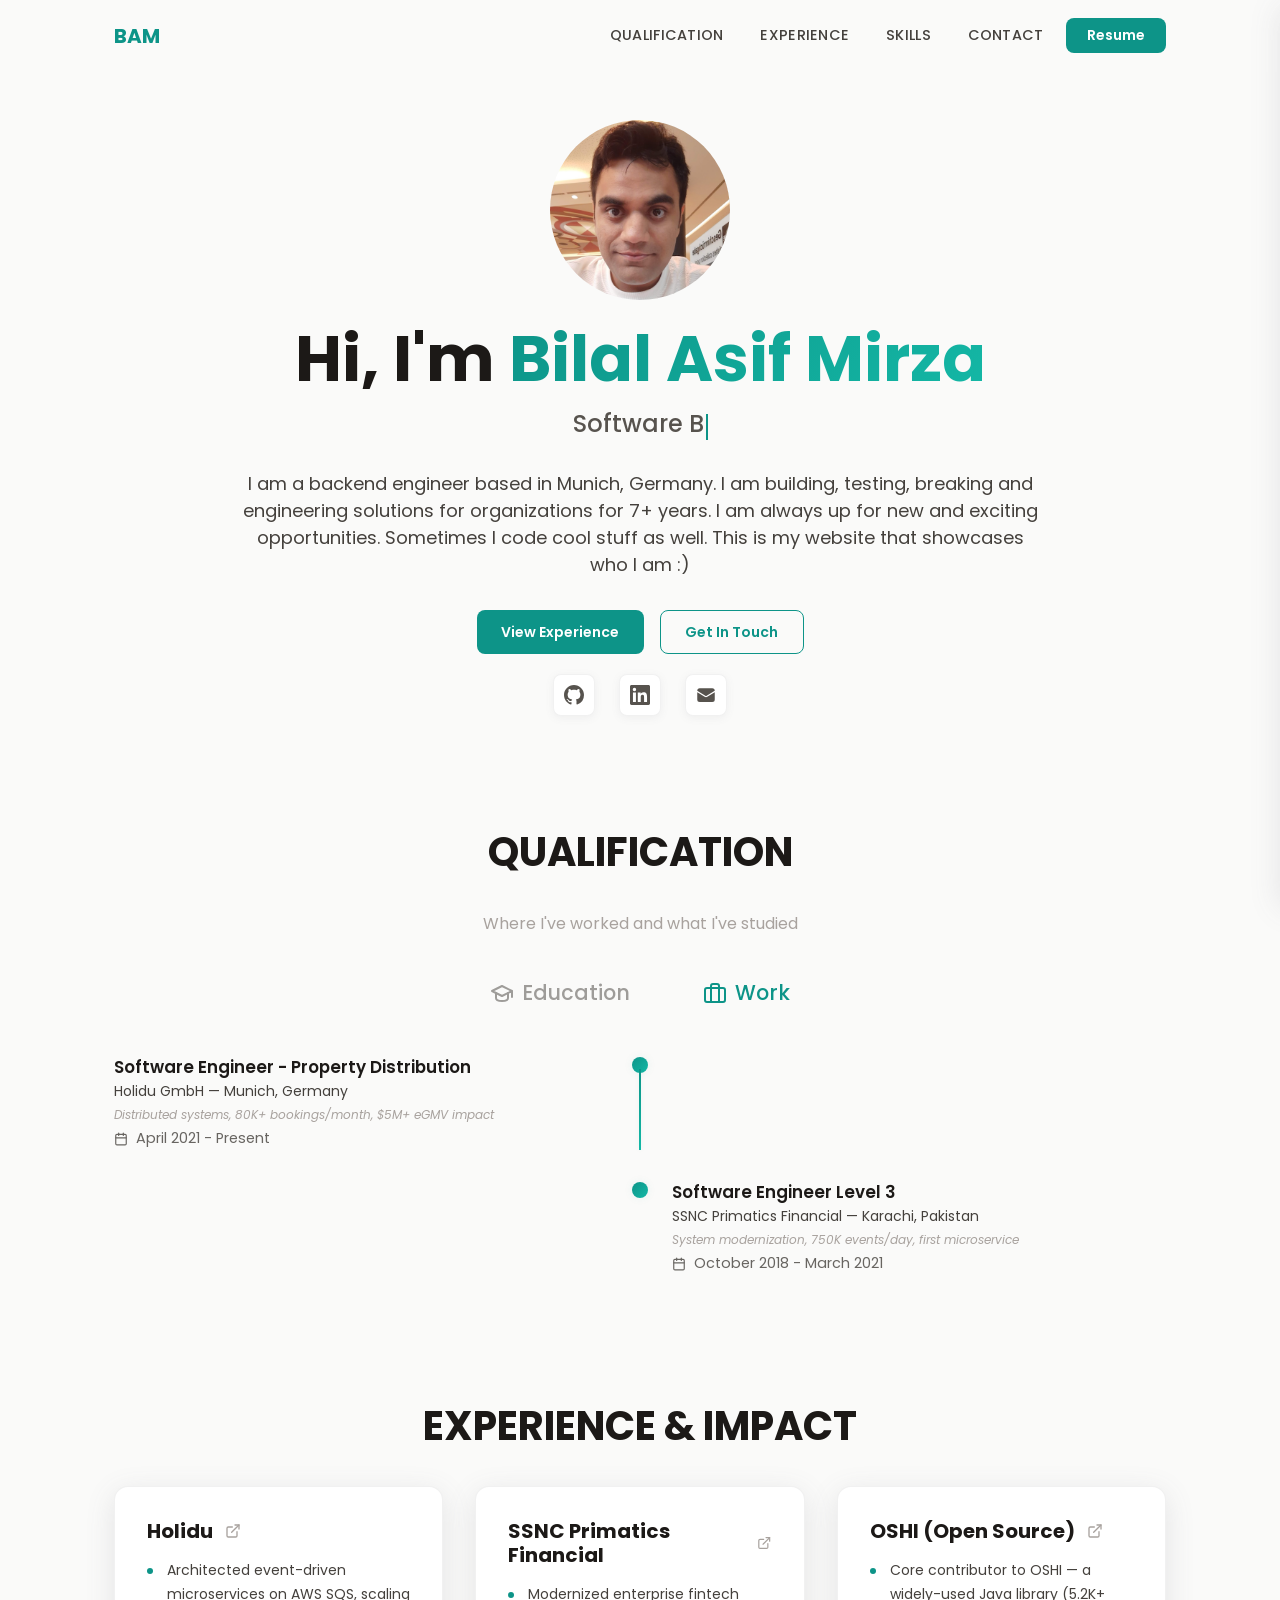
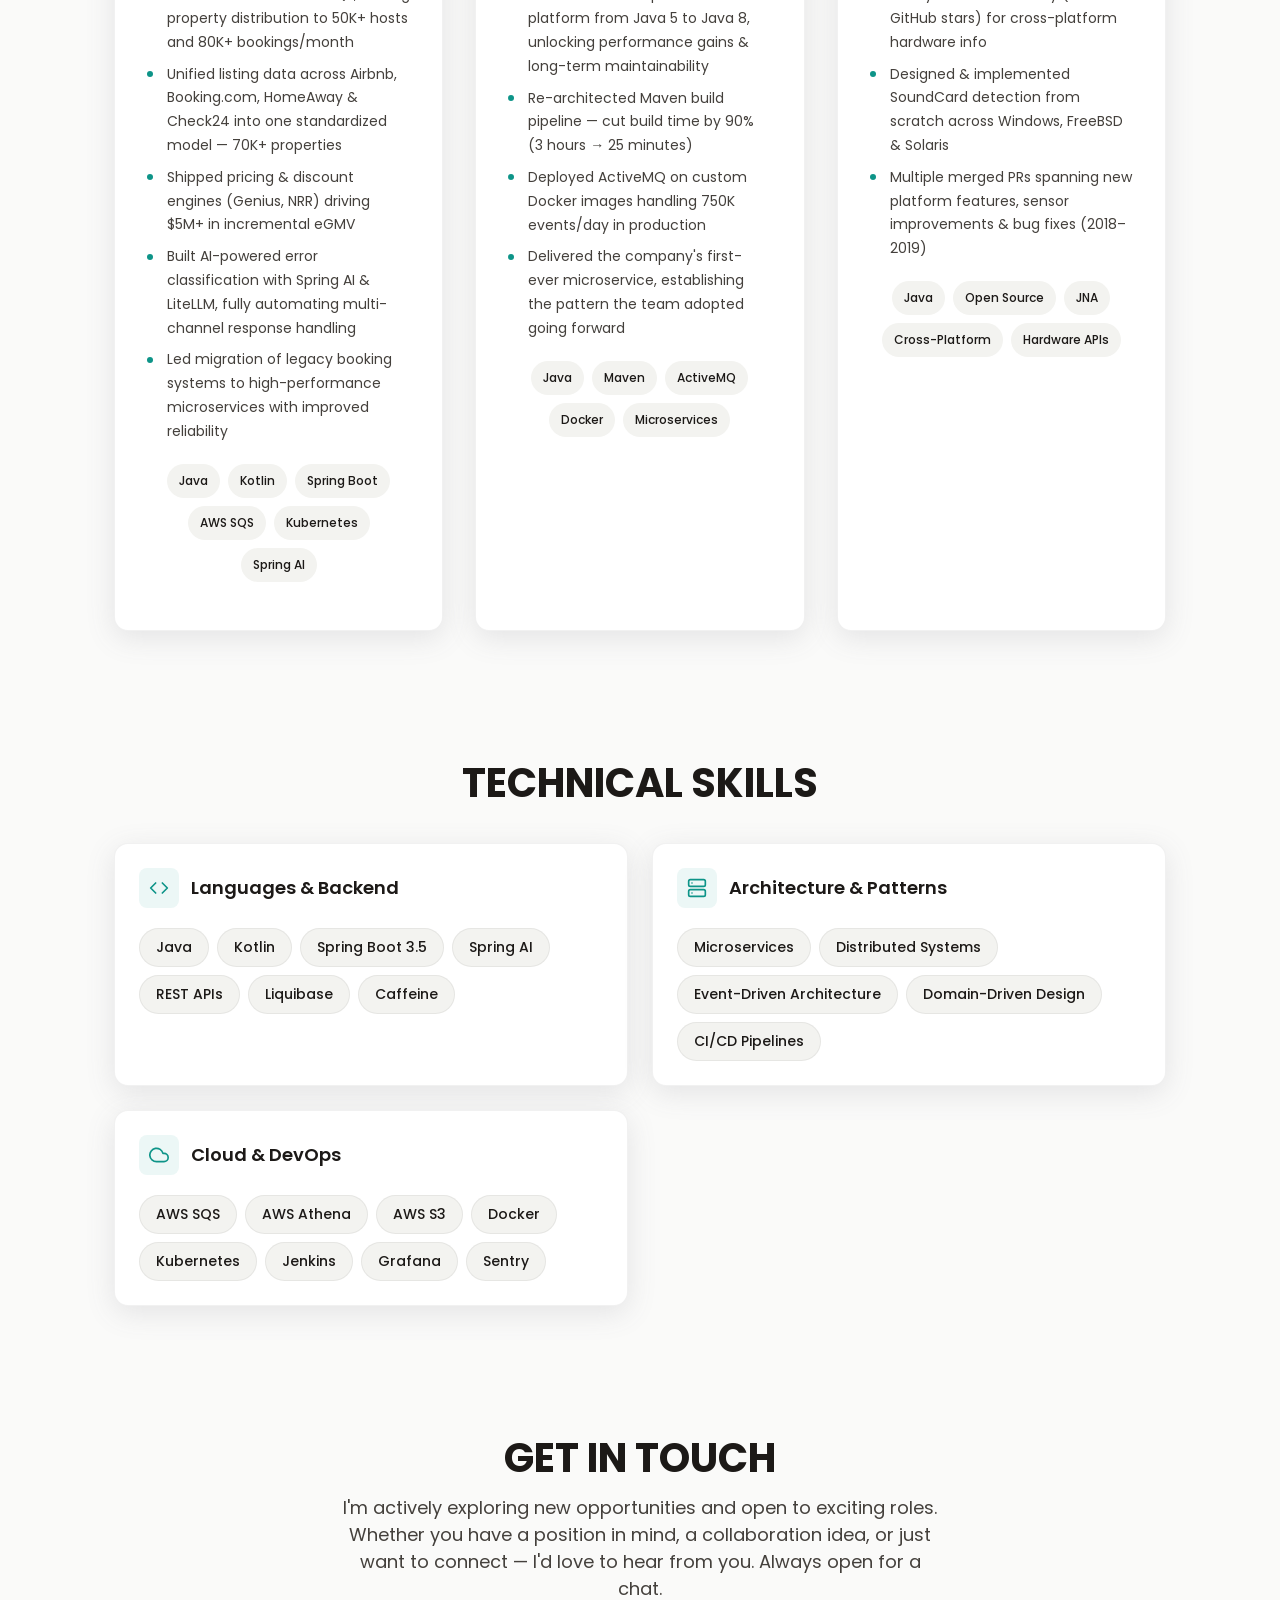
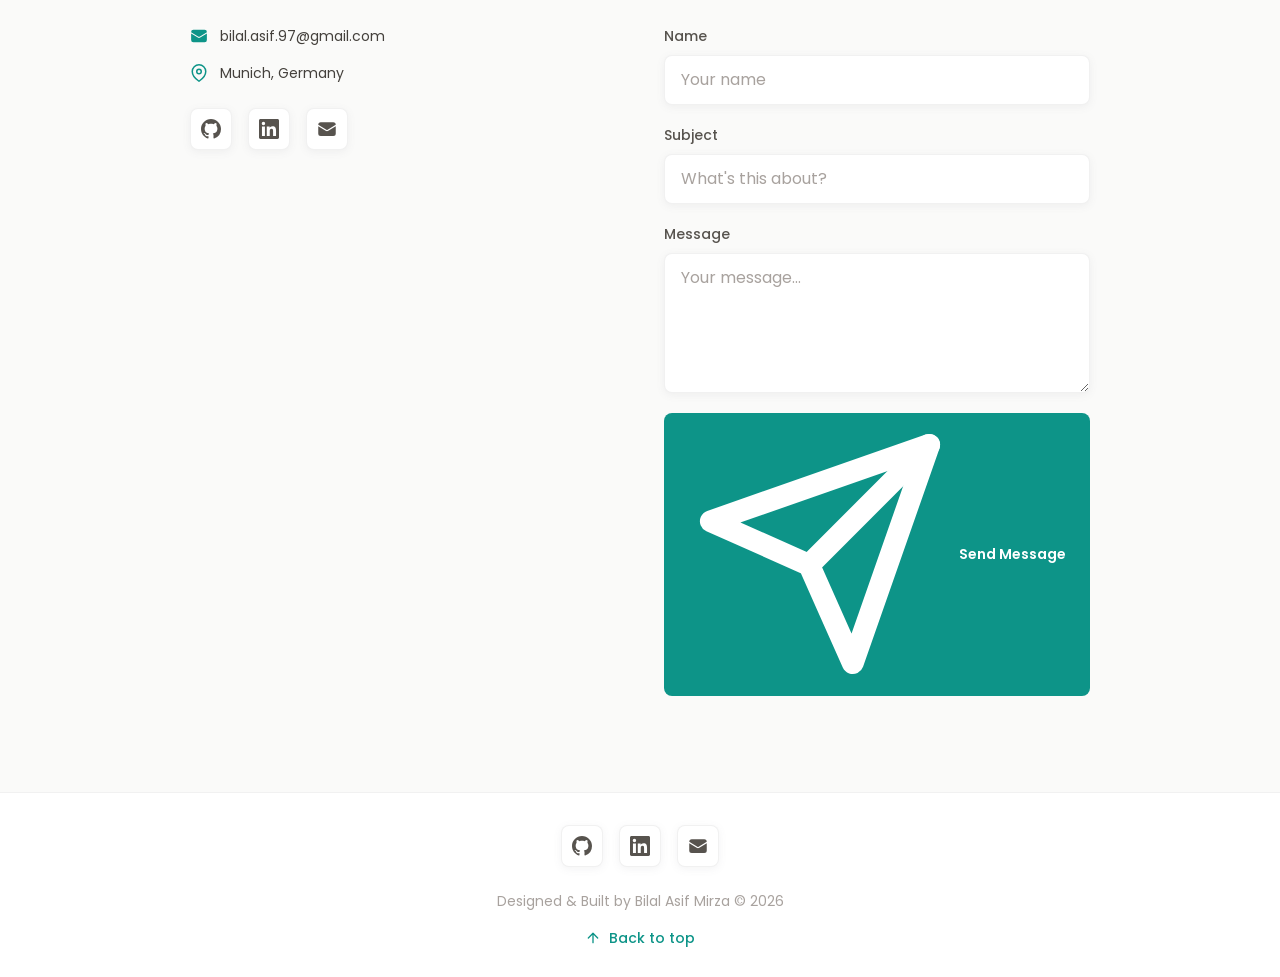
<file: index.html>
<!DOCTYPE html>
<html lang="en">
<head>
  <meta charset="UTF-8">
  <meta name="viewport" content="width=device-width, initial-scale=1.0">
  <title>Bilal Asif Mirza | Software Backend Engineer</title>
  <meta name="description" content="Software engineer based in Munich, Germany. Experienced in building highly scalable distributed systems, RESTful microservices, event-driven architecture and cloud native platforms.">
  <meta name="author" content="Bilal Asif Mirza">
  <meta name="keywords" content="Bilal Asif Mirza, software engineer, backend engineer, distributed systems, microservices, Java, Kotlin, Spring Boot, Munich, Holidu">
  <link rel="canonical" href="https://bamdev.fun/">

  <!-- Open Graph -->
  <meta property="og:title" content="Bilal Asif Mirza | Software Backend Engineer">
  <meta property="og:description" content="Backend engineer in Munich building scalable distributed systems. Expert in microservices, event-driven architecture and cloud native platforms.">
  <meta property="og:image" content="https://bamdev.fun/assets/images/og-image.png">
  <meta property="og:url" content="https://bamdev.fun/">
  <meta property="og:type" content="website">
  <meta property="og:site_name" content="Bilal Asif Mirza">

  <!-- Twitter -->
  <meta name="twitter:card" content="summary_large_image">
  <meta name="twitter:title" content="Bilal Asif Mirza | Software Backend Engineer">
  <meta name="twitter:description" content="Backend engineer in Munich building scalable distributed systems.">
  <meta name="twitter:image" content="https://bamdev.fun/assets/images/og-image.png">

  <link rel="icon" href="assets/favicon.ico" sizes="any">
  <link rel="icon" type="image/png" sizes="192x192" href="assets/favicon-192.png">
  <link rel="apple-touch-icon" href="assets/favicon-192.png">
  <link rel="preconnect" href="https://fonts.googleapis.com">
  <link rel="preconnect" href="https://fonts.gstatic.com" crossorigin>
  <link href="https://fonts.googleapis.com/css2?family=Poppins:wght@300;400;500;600;700&family=JetBrains+Mono:wght@400;500&display=swap" rel="stylesheet">
  <link rel="stylesheet" href="css/style.css">

  <!-- Structured data for search engines -->
  <script type="application/ld+json">
  {
    "@context": "https://schema.org",
    "@type": "Person",
    "name": "Bilal Asif Mirza",
    "url": "https://bamdev.fun",
    "image": "https://bamdev.fun/assets/images/profile.png",
    "jobTitle": "Software Backend Engineer",
    "description": "Software engineer experienced with developing highly scalable and distributed systems. Expert in RESTful microservices, event-driven architecture and cloud native platforms.",
    "worksFor": {
      "@type": "Organization",
      "name": "Holidu GmbH",
      "url": "https://www.holidu.com"
    },
    "address": {
      "@type": "PostalAddress",
      "addressLocality": "Munich",
      "addressCountry": "Germany"
    },
    "email": "bilal.asif.97@gmail.com",
    "knowsAbout": [
      "Distributed Systems",
      "Microservices",
      "Event-Driven Architecture",
      "Java",
      "Kotlin",
      "Spring Boot",
      "AWS",
      "Kubernetes"
    ],
    "sameAs": [
      "https://github.com/bilalam",
      "https://linkedin.com/in/bilalasifmirza"
    ]
  }
  </script>
</head>
<body>
  <a href="#main-content" class="skip-link">Skip to main content</a>

  <header id="header">
    <nav id="nav" class="nav" role="navigation" aria-label="Main navigation"></nav>
  </header>

  <main id="main-content">
    <!-- Static fallback content for search engines. Replaced by JS for interactive users. -->
    <section id="hero" class="section hero" aria-label="Introduction">
      <h1>Bilal Asif Mirza — Software Backend Engineer</h1>
      <p>Backend engineer based in Munich, Germany. 7+ years building, testing and engineering highly scalable distributed systems, RESTful microservices, event-driven architecture and cloud native platforms.</p>
      <p>Currently at <a href="https://www.holidu.com">Holidu GmbH</a>. Previously at SSNC Primatics Financial. Core contributor to the <a href="https://github.com/oshi/oshi">OSHI</a> open source project.</p>
    </section>
    <section id="qualification" class="section qualification" aria-label="Qualification">
      <h2>Qualification</h2>
      <p>Software Engineer at Holidu GmbH, Munich (April 2021 - Present). Previously Software Engineer Level 3 at SSNC Primatics Financial, Karachi (Oct 2018 - Mar 2021). Bachelors in Software Engineering from Bahria University, Karachi.</p>
    </section>
    <section id="achievements" class="section achievements" aria-label="Achievements">
      <h2>Experience &amp; Impact</h2>
      <p>Architected event-driven microservices on AWS SQS scaling property distribution to 50K+ hosts and 80K+ bookings per month. Shipped pricing and discount engines driving $5M+ in incremental eGMV. Modernized enterprise fintech platform and delivered first-ever microservice at SSNC.</p>
    </section>
    <section id="skills" class="section skills" aria-label="Skills">
      <h2>Technical Skills</h2>
      <p>Java, Kotlin, Spring Boot, Spring AI, REST APIs, Microservices, Distributed Systems, Event-Driven Architecture, Domain-Driven Design, AWS (SQS, Athena, S3), Docker, Kubernetes, Jenkins, Grafana.</p>
    </section>
    <section id="contact" class="section contact" aria-label="Contact">
      <h2>Get In Touch</h2>
      <p>Email: <a href="mailto:bilal.asif.97@gmail.com">bilal.asif.97@gmail.com</a> · <a href="https://github.com/bilalam">GitHub</a> · <a href="https://linkedin.com/in/bilalasifmirza">LinkedIn</a></p>
    </section>
  </main>

  <footer id="footer" aria-label="Footer"></footer>

  <script src="js/config.js"></script>
  <script src="js/app.js"></script>
</body>
</html>
</file>
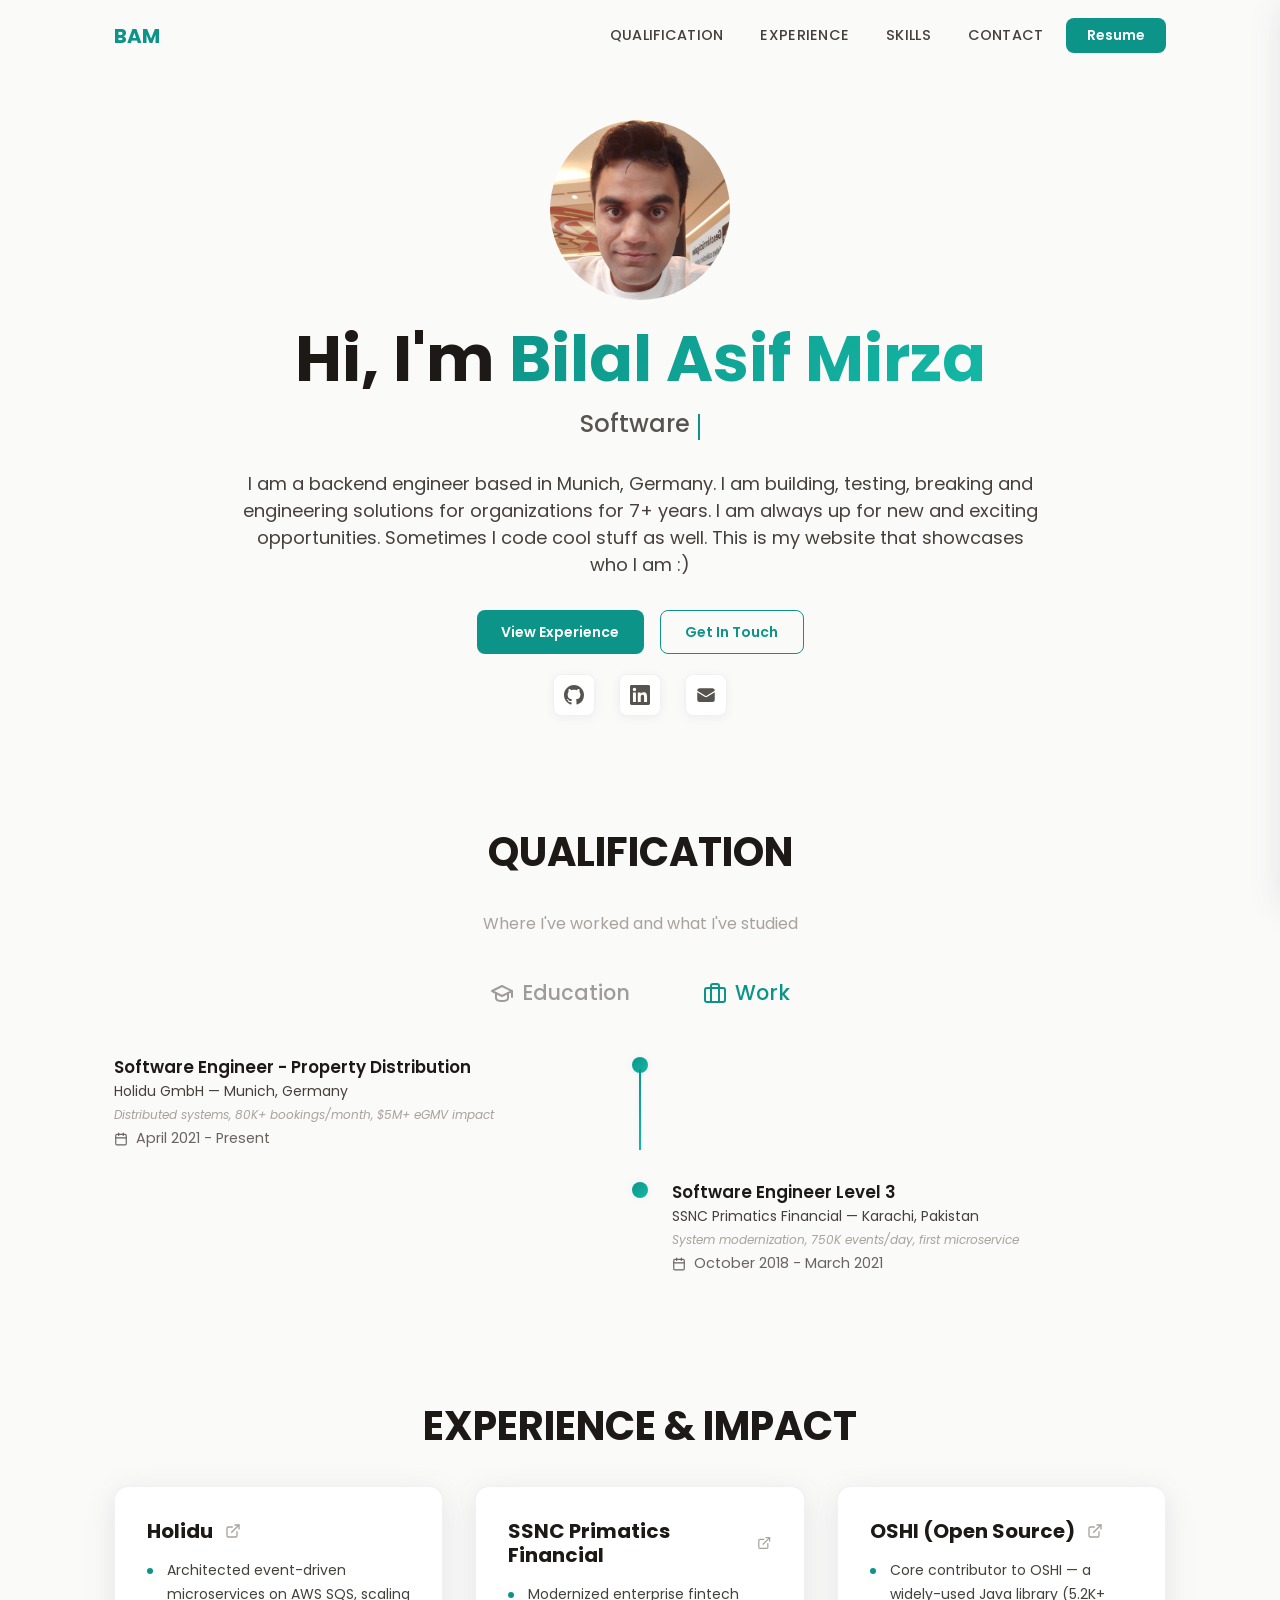
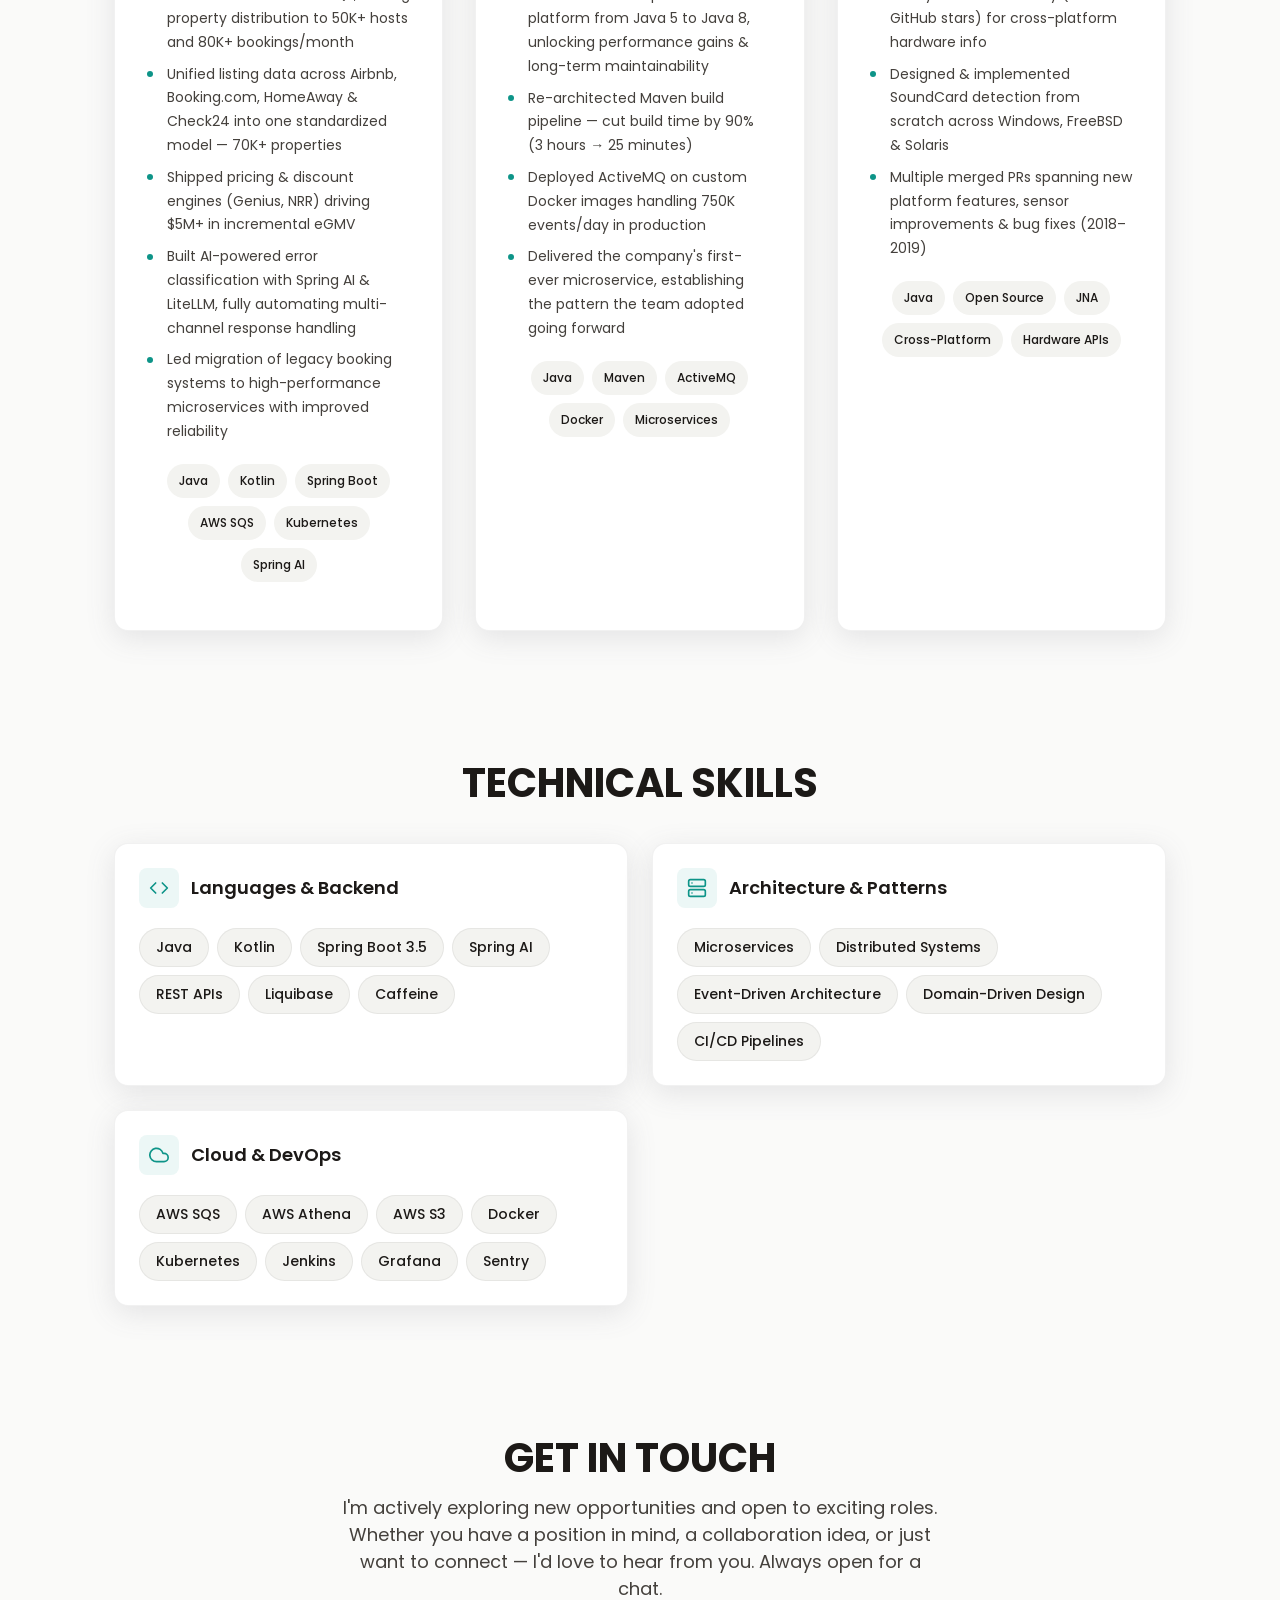
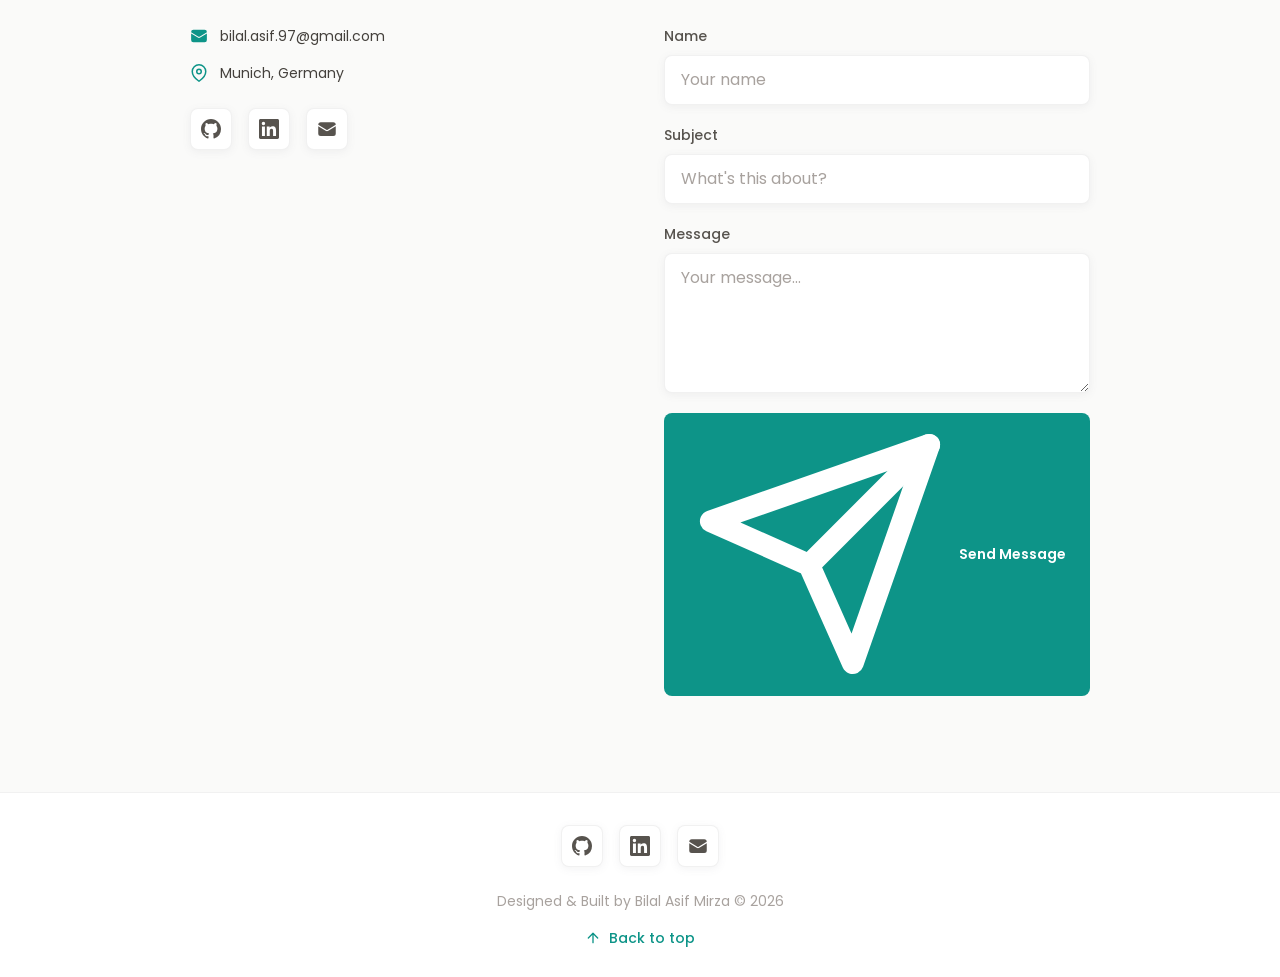
<file: portfolio/index.html>
<!DOCTYPE html>
<html lang="en">
<head>
  <meta charset="UTF-8">
  <meta name="viewport" content="width=device-width, initial-scale=1.0">
  <meta name="description" content="">
  <meta property="og:title" content="">
  <meta property="og:description" content="">
  <meta property="og:image" content="">
  <meta property="og:type" content="website">
  <title>Portfolio</title>
  <link rel="icon" href="assets/favicon.ico">
  <link rel="preconnect" href="https://fonts.googleapis.com">
  <link rel="preconnect" href="https://fonts.gstatic.com" crossorigin>
  <link href="https://fonts.googleapis.com/css2?family=Poppins:wght@300;400;500;600;700&family=JetBrains+Mono:wght@400;500&display=swap" rel="stylesheet">
  <link rel="stylesheet" href="css/style.css">
</head>
<body>
  <a href="#main-content" class="skip-link">Skip to main content</a>

  <header id="header">
    <nav id="nav" class="nav" role="navigation" aria-label="Main navigation"></nav>
  </header>

  <main id="main-content">
    <section id="hero" class="section hero" aria-label="Introduction"></section>
    <section id="qualification" class="section qualification" aria-label="Qualification"></section>
    <section id="achievements" class="section achievements" aria-label="Achievements"></section>
    <section id="skills" class="section skills" aria-label="Skills"></section>
    <section id="contact" class="section contact" aria-label="Contact"></section>
  </main>

  <footer id="footer" aria-label="Footer"></footer>

  <script src="js/config.js"></script>
  <script src="js/app.js"></script>
</body>
</html>
</file>
<file: css/style.css>
/* ============================================
   PORTFOLIO STYLESHEET
   Light theme inspired by pidumenk.de
   ============================================ */

/* ── Reset ─────────────────────────────────── */
*, *::before, *::after {
  box-sizing: border-box;
  margin: 0;
  padding: 0;
}

html {
  scroll-behavior: smooth;
  scroll-padding-top: 5rem;
}

body {
  -webkit-font-smoothing: antialiased;
  -moz-osx-font-smoothing: grayscale;
  text-rendering: optimizeLegibility;
}

img, picture, video, canvas, svg {
  display: block;
  max-width: 100%;
}

input, button, textarea, select {
  font: inherit;
  color: inherit;
}

ul, ol { list-style: none; }
a { text-decoration: none; color: inherit; }
button { cursor: pointer; border: none; background: none; }

/* ── CSS Variables ─────────────────────────── */
:root {
  /* Colors — warm light theme with emerald accent */
  --color-bg:          #fafaf9;
  --color-bg-card:     #ffffff;
  --color-bg-elevated: #f3f3f0;
  --color-bg-nav:      rgba(250, 250, 249, 0.88);

  --color-accent:       #0d9488;
  --color-accent-light: #14b8a6;
  --color-accent-dark:  #0f766e;
  --color-accent-gradient: linear-gradient(135deg, #0d9488 0%, #14b8a6 100%);
  --color-accent-glow:  rgba(13, 148, 136, 0.08);

  --color-text:          #44403c;
  --color-text-heading:  #1c1917;
  --color-text-secondary:#57534e;
  --color-text-muted:    #a8a29e;

  --color-border:        rgba(28, 25, 23, 0.06);
  --color-border-hover:  rgba(28, 25, 23, 0.12);

  --color-success: #22c55e;
  --color-error:   #ef4444;

  /* Glass morphism */
  --glass-bg: rgba(255, 255, 255, 0.65);
  --glass-border: rgba(255, 255, 255, 0.4);

  /* Typography */
  --font-sans:  'Poppins', -apple-system, BlinkMacSystemFont, 'Segoe UI', sans-serif;
  --font-mono:  'JetBrains Mono', 'Fira Code', monospace;

  --fs-xs:   0.75rem;
  --fs-sm:   0.875rem;
  --fs-base: 1rem;
  --fs-lg:   1.125rem;
  --fs-xl:   1.25rem;
  --fs-2xl:  1.5rem;
  --fs-3xl:  1.875rem;
  --fs-4xl:  2.25rem;
  --fs-5xl:  3rem;
  --fs-6xl:  4rem;

  /* Spacing */
  --space-1: 0.25rem;
  --space-2: 0.5rem;
  --space-3: 0.75rem;
  --space-4: 1rem;
  --space-5: 1.25rem;
  --space-6: 1.5rem;
  --space-8: 2rem;
  --space-10: 2.5rem;
  --space-12: 3rem;
  --space-16: 4rem;
  --space-20: 5rem;
  --space-24: 6rem;
  --space-32: 8rem;

  /* Layout */
  --container-max: 1100px;
  --container-pad: 1.5rem;
  --nav-height: 4.5rem;
  --radius-sm:  8px;
  --radius-md:  14px;
  --radius-lg:  20px;
  --radius-xl:  14px;
  --radius-full: 9999px;

  /* Transitions */
  --ease-out: cubic-bezier(0.33, 1, 0.68, 1);
  --tr-fast:  200ms ease;
  --tr-base:  300ms ease;
  --tr-slow:  500ms ease;

  /* Shadows */
  --shadow:       rgba(100, 100, 111, 0.15) 0px 7px 29px 0px;
  --shadow-hover: rgba(100, 100, 111, 0.25) 0px 12px 40px 0px;
  --shadow-sm:    0 2px 8px rgba(100, 100, 111, 0.08);
}

/* ── Base Styles ───────────────────────────── */
body {
  font-family: var(--font-sans);
  font-size: var(--fs-base);
  line-height: 1.5;
  color: var(--color-text);
  background: var(--color-bg);
  min-height: 100vh;
  overflow-x: hidden;
}

::selection {
  background: var(--color-accent);
  color: #fff;
}

h1, h2, h3, h4 {
  line-height: 1.2;
  color: var(--color-text-heading);
}

.container {
  width: 95%;
  max-width: var(--container-max);
  margin: 0 auto;
  padding: 0 var(--container-pad);
}

.section {
  padding: var(--space-16) 0;
}

.section-header {
  text-align: center;
  margin-bottom: var(--space-6);
}

.section-title {
  font-size: clamp(var(--fs-3xl), 4vw, 2.5rem);
  font-weight: 700;
  color: var(--color-text-heading);
  text-transform: uppercase;
  margin-bottom: var(--space-3);
  display: inline-block;
  position: relative;
}

.section-subtitle {
  font-size: var(--fs-lg);
  color: var(--color-text);
  max-width: 600px;
  margin: 0 auto;
}

/* ── Skip Link ─────────────────────────────── */
.skip-link {
  position: fixed;
  top: -100%;
  left: 50%;
  transform: translateX(-50%);
  background: var(--color-accent);
  color: #fff;
  padding: var(--space-3) var(--space-6);
  border-radius: 0 0 var(--radius-sm) var(--radius-sm);
  z-index: 1000;
  font-weight: 600;
  transition: top var(--tr-fast);
}
.skip-link:focus { top: 0; }

/* ── Navigation ────────────────────────────── */
.nav {
  position: fixed;
  top: 0;
  left: 0;
  right: 0;
  height: var(--nav-height);
  background: var(--color-bg-nav);
  backdrop-filter: blur(12px);
  -webkit-backdrop-filter: blur(12px);
  z-index: 100;
  transition: all var(--tr-base);
}

.nav.scrolled {
  background: rgba(250, 250, 249, 0.95);
  box-shadow: var(--shadow-sm);
}

.nav-inner {
  display: flex;
  align-items: center;
  justify-content: space-between;
  height: 100%;
  max-width: var(--container-max);
  margin: 0 auto;
  padding: 0 var(--container-pad);
}

.nav-logo {
  font-size: var(--fs-xl);
  font-weight: 700;
  color: var(--color-accent);
}
.nav-logo:hover { color: var(--color-accent-light); }

.nav-links {
  display: flex;
  align-items: center;
  gap: var(--space-2);
}

.nav-link {
  font-size: 0.9rem;
  font-weight: 500;
  color: var(--color-text);
  padding: 0.6em 1em;
  border-radius: var(--radius-sm);
  transition: all var(--tr-fast);
  text-transform: uppercase;
  letter-spacing: 0.02em;
}
.nav-link:hover,
.nav-link.active {
  background: var(--color-accent-glow);
  color: var(--color-accent);
}

.nav-resume-btn {
  font-size: var(--fs-sm);
  font-weight: 600;
  color: #fff;
  background: var(--color-accent);
  padding: 0.5em 1.5em;
  border-radius: var(--radius-sm);
  transition: all var(--tr-base);
}
.nav-resume-btn:hover {
  background: var(--color-accent-dark);
  transform: translateY(-1px);
}

/* Hamburger */
.nav-hamburger {
  display: none;
  flex-direction: column;
  gap: 5px;
  padding: var(--space-2);
  z-index: 110;
}
.nav-hamburger span {
  display: block;
  width: 24px;
  height: 2px;
  background: var(--color-text-heading);
  border-radius: var(--radius-full);
  transition: all var(--tr-base);
  transform-origin: center;
}
.nav-hamburger.open span:nth-child(1) { transform: translateY(7px) rotate(45deg); }
.nav-hamburger.open span:nth-child(2) { opacity: 0; }
.nav-hamburger.open span:nth-child(3) { transform: translateY(-7px) rotate(-45deg); }

/* Mobile Menu */
.nav-mobile {
  position: fixed;
  top: 0; right: 0;
  width: min(320px, 85vw);
  height: 100vh; height: 100dvh;
  background: var(--color-bg-card);
  border-left: 1px solid var(--color-border);
  box-shadow: var(--shadow);
  transform: translateX(100%);
  transition: transform var(--tr-base);
  z-index: 105;
  display: flex;
  flex-direction: column;
  justify-content: center;
  align-items: center;
  gap: var(--space-6);
}
.nav-mobile.open { transform: translateX(0); }

.nav-mobile-overlay {
  position: fixed; inset: 0;
  background: rgba(0,0,0,0.3);
  z-index: 104;
  opacity: 0; pointer-events: none;
  transition: opacity var(--tr-base);
}
.nav-mobile-overlay.open { opacity: 1; pointer-events: auto; }

.nav-mobile .nav-link {
  font-size: var(--fs-xl);
  color: var(--color-text-heading);
}

/* ── Hero Section ──────────────────────────── */
.hero {
  display: flex;
  flex-direction: column;
  align-items: center;
  justify-content: center;
  text-align: center;
  position: relative;
  overflow: hidden;
  padding-top: calc(var(--nav-height) + var(--space-12));
  padding-bottom: var(--space-12);
}

.hero-content {
  position: relative;
  z-index: 1;
  max-width: 850px;
  padding: 0 var(--container-pad);
}

/* Profile image in hero */
.hero-avatar {
  width: 180px;
  height: 180px;
  border-radius: 50%;
  overflow: hidden;
  margin: 0 auto var(--space-6);
  opacity: 0;
  animation: fadeInUp 0.6s ease 0.1s forwards;
}
.hero-avatar img {
  width: 100%;
  height: 100%;
  object-fit: cover;
  transform: scale(1.25);
}

.hero-greeting {
  font-size: var(--fs-base);
  color: var(--color-text-muted);
  margin-bottom: var(--space-2);
  opacity: 0;
  animation: fadeInUp 0.6s ease 0.2s forwards;
}

.hero-name {
  font-size: clamp(2.6rem, 8vw, var(--fs-6xl));
  font-weight: 700;
  line-height: 1.1;
  margin-bottom: var(--space-3);
  color: var(--color-text-heading);
  opacity: 0;
  animation: fadeInUp 0.6s ease 0.4s forwards;
}
.hero-name .name-highlight {
  background: var(--color-accent-gradient);
  -webkit-background-clip: text;
  -webkit-text-fill-color: transparent;
  background-clip: text;
}

.hero-roles {
  font-size: clamp(var(--fs-xl), 3vw, var(--fs-2xl));
  font-weight: 500;
  color: var(--color-text-secondary);
  margin-bottom: var(--space-6);
  min-height: 2.5rem;
  opacity: 0;
  animation: fadeInUp 0.6s ease 0.6s forwards;
}

.typed-cursor {
  display: inline-block;
  width: 2px;
  height: 1.1em;
  background: var(--color-accent);
  margin-left: 2px;
  vertical-align: text-bottom;
  animation: cursorBlink 1s step-end infinite;
}

.hero-tagline {
  font-size: clamp(var(--fs-base), 2vw, var(--fs-lg));
  color: var(--color-text);
  max-width: 850px;
  margin: 0 auto var(--space-8);
  line-height: 1.5;
  opacity: 0;
  animation: fadeInUp 0.6s ease 0.8s forwards;
}

.hero-ctas {
  display: flex;
  gap: var(--space-4);
  justify-content: center;
  flex-wrap: wrap;
  margin-bottom: var(--space-5);
  opacity: 0;
  animation: fadeInUp 0.6s ease 1s forwards;
}

.hero-social {
  display: flex;
  gap: var(--space-6);
  justify-content: center;
  opacity: 0;
  animation: fadeInUp 0.6s ease 1.2s forwards;
}

/* ── Buttons ───────────────────────────────── */
.btn {
  display: inline-flex;
  align-items: center;
  gap: var(--space-2);
  padding: 0.75em 1.75em;
  font-size: var(--fs-sm);
  font-weight: 600;
  border-radius: var(--radius-sm);
  transition: all var(--tr-base);
  white-space: nowrap;
}

.btn-primary {
  color: #fff;
  background: var(--color-accent);
  border: none;
}
.btn-primary:hover {
  background: var(--color-accent-dark);
  transform: translateY(-2px);
  box-shadow: var(--shadow);
}

.btn-outline {
  color: var(--color-accent);
  border: 1.5px solid var(--color-accent);
  background: transparent;
}
.btn-outline:hover {
  background: var(--color-accent-glow);
  transform: translateY(-2px);
}

/* ── Social Links ──────────────────────────── */
.social-link {
  display: inline-flex;
  align-items: center;
  justify-content: center;
  width: 42px;
  height: 42px;
  border-radius: var(--radius-sm);
  color: var(--color-text-secondary);
  background: var(--color-bg-card);
  border: 1px solid var(--color-border);
  box-shadow: var(--shadow-sm);
  transition: all var(--tr-base);
}
.social-link:hover {
  color: var(--color-accent);
  border-color: var(--color-accent);
  transform: translateY(-3px);
  box-shadow: var(--shadow);
}
.social-link svg {
  width: 20px;
  height: 20px;
}

/* ── About Section ─────────────────────────── */
.about-grid {
  display: grid;
  grid-template-columns: 1fr;
  gap: var(--space-12);
  align-items: center;
}

.about-image-wrap {
  display: flex;
  justify-content: center;
}

.about-image {
  width: 280px;
  height: 280px;
  border-radius: var(--radius-lg);
  overflow: hidden;
  box-shadow: var(--shadow);
  background: var(--color-bg-card);
}
.about-image img {
  width: 100%;
  height: 100%;
  object-fit: cover;
}

.about-placeholder {
  width: 100%;
  height: 100%;
  display: flex;
  align-items: center;
  justify-content: center;
  background: var(--color-bg-elevated);
  color: var(--color-accent);
  font-size: 4rem;
  font-weight: 700;
}

.about-text p {
  color: var(--color-text);
  margin-bottom: var(--space-4);
  line-height: 1.7;
}

.about-stats {
  display: grid;
  grid-template-columns: repeat(2, 1fr);
  gap: var(--space-4);
  margin-top: var(--space-8);
}

.stat-card {
  background: var(--color-bg-card);
  box-shadow: var(--shadow);
  border-radius: var(--radius-md);
  padding: var(--space-6) var(--space-4);
  text-align: center;
  border: 1px solid var(--color-border);
  transition: all var(--tr-base);
}
.stat-card:hover {
  border-color: var(--color-accent);
  transform: translateY(-3px);
  box-shadow: var(--shadow-hover);
}

.stat-value {
  font-size: var(--fs-3xl);
  font-weight: 700;
  color: var(--color-accent);
  line-height: 1;
}

.stat-label {
  font-size: var(--fs-sm);
  color: var(--color-text-muted);
  margin-top: var(--space-2);
}

/* ── Qualification (Tabbed Education/Work) ─── */
.qual-subtitle {
  display: block;
  font-size: var(--fs-base);
  color: var(--color-text-muted);
  text-align: center;
  margin-bottom: var(--space-6);
}

.qual-tabs {
  display: flex;
  justify-content: center;
  gap: var(--space-8);
  margin-bottom: var(--space-8);
}

.qual-tab {
  display: flex;
  align-items: center;
  gap: var(--space-2);
  font-size: 1.3rem;
  font-weight: 500;
  cursor: pointer;
  padding: 0.8em 1em;
  transition: all var(--tr-base);
  color: var(--color-text);
  opacity: 0.5;
  background: none;
  border: none;
}
.qual-tab:hover {
  opacity: 1;
  color: var(--color-accent);
}
.qual-tab.active {
  color: var(--color-accent);
  opacity: 1;
}
.qual-tab svg {
  width: 24px;
  height: 24px;
  transition: transform var(--tr-base);
}
.qual-tab:hover svg { transform: scale(1.1); }

.qual-panel { display: none; }
.qual-panel.active { display: block; }

/* Zigzag timeline entries */
.qual-entry {
  display: grid;
  grid-template-columns: 1fr max-content 1fr;
  column-gap: 1.5rem;
  margin-bottom: 2rem;
}
.qual-entry:last-child {
  margin-bottom: 0;
}

.qual-data {
  /* text content side */
}

.qual-title {
  font-size: 1.05rem;
  font-weight: 600;
  color: var(--color-text-heading);
  margin-bottom: 0.25rem;
}

.qual-place {
  display: block;
  font-size: var(--fs-sm);
  color: var(--color-text);
  margin-bottom: 0.25rem;
}

.qual-oneliner {
  display: block;
  font-size: var(--fs-xs);
  color: var(--color-text-muted);
  font-style: italic;
  margin-bottom: 0.25rem;
}

.qual-date {
  font-size: 0.9rem;
  color: var(--color-text);
  opacity: 0.8;
  display: flex;
  align-items: center;
  gap: var(--space-2);
}
.qual-date svg { width: 14px; height: 14px; }

.qual-dot-col {
  display: flex;
  flex-direction: column;
  align-items: center;
}

.qual-dot {
  display: inline-block;
  width: 16px;
  height: 16px;
  background: var(--color-accent-gradient);
  border-radius: 50%;
  box-shadow: 0 0 10px var(--color-accent-glow);
  animation: pulse 2s ease-in-out infinite;
  flex-shrink: 0;
}

.qual-line {
  display: block;
  width: 2px;
  flex: 1;
  background: var(--color-accent-gradient);
  margin-top: -4px;
  box-shadow: 0 0 5px var(--color-accent-glow);
}

/* Empty spacer for zigzag */
.qual-empty { /* intentionally empty */ }

@media (max-width: 600px) {
  .qual-entry {
    grid-template-columns: max-content 1fr;
    column-gap: 1.2rem;
  }
  .qual-empty { display: none; }
}

/* ── Achievements Section ──────────────────── */
.achievements-grid {
  display: grid;
  grid-template-columns: repeat(auto-fit, minmax(18em, 1fr));
  gap: var(--space-8);
  max-width: var(--container-max);
  margin: 0 auto;
}

.achievement-card {
  background: var(--color-bg-card);
  box-shadow: var(--shadow);
  border: 1px solid var(--color-border);
  border-radius: var(--radius-xl);
  padding: var(--space-8);
  text-align: left;
  transition: all var(--tr-base);
}
.achievement-card:hover {
  border-color: var(--color-accent);
  transform: translateY(-6px);
  box-shadow: var(--shadow-hover);
}

.achievement-card h3 {
  font-size: var(--fs-xl);
  font-weight: 700;
  color: var(--color-text-heading);
  margin-bottom: var(--space-4);
  display: flex;
  align-items: center;
  gap: var(--space-3);
}

.achievement-bullets {
  margin-bottom: var(--space-5);
  padding-left: 0;
}
.achievement-bullets li {
  font-size: var(--fs-sm);
  color: var(--color-text);
  line-height: 1.7;
  margin-bottom: var(--space-2);
  padding-left: var(--space-5);
  position: relative;
}
.achievement-bullets li::before {
  content: '';
  position: absolute;
  left: 0;
  top: 0.6em;
  width: 6px;
  height: 6px;
  border-radius: 50%;
  background: var(--color-accent);
}

.achievement-tags {
  display: flex;
  flex-wrap: wrap;
  justify-content: center;
  gap: var(--space-2);
  margin-bottom: var(--space-4);
}

.achievement-link {
  display: inline-flex;
  align-items: center;
  gap: var(--space-2);
  font-size: var(--fs-sm);
  font-weight: 500;
  color: var(--color-text-muted);
  transition: all var(--tr-base);
}
.achievement-link:hover {
  color: var(--color-accent);
  transform: scale(1.1);
}
.achievement-link svg { width: 16px; height: 16px; }

/* ── Tags / Badges ─────────────────────────── */
.tag {
  display: inline-flex;
  align-items: center;
  gap: var(--space-1);
  font-size: var(--fs-xs);
  font-weight: 500;
  color: var(--color-text-heading);
  background: var(--color-bg-elevated);
  padding: var(--space-2) var(--space-3);
  border-radius: var(--radius-full);
  transition: all var(--tr-fast);
  white-space: nowrap;
}
.tag svg { width: 12px; height: 12px; }
.tag:hover {
  background: var(--color-accent-glow);
  color: var(--color-accent);
  transform: scale(1.05);
}

/* ── Projects Section ──────────────────────── */
.projects-grid {
  display: grid;
  grid-template-columns: repeat(auto-fit, minmax(18em, 1fr));
  gap: var(--space-8);
}

.project-card {
  background: var(--color-bg-card);
  box-shadow: var(--shadow);
  border: 1px solid var(--color-border);
  border-radius: var(--radius-xl);
  overflow: hidden;
  transition: all var(--tr-base);
  display: flex;
  flex-direction: column;
  padding: var(--space-8);
  text-align: center;
}
.project-card:hover {
  border-color: var(--color-accent);
  transform: translateY(-6px);
  box-shadow: var(--shadow-hover);
}

.project-image {
  width: 100%;
  aspect-ratio: 16/9;
  overflow: hidden;
  background: var(--color-bg-elevated);
  display: flex;
  align-items: center;
  justify-content: center;
  border-radius: var(--radius-sm);
  margin-bottom: var(--space-4);
}
.project-image img {
  width: 100%;
  height: 100%;
  object-fit: cover;
  transition: transform var(--tr-slow);
}
.project-card:hover .project-image img { transform: scale(1.05); }

.project-placeholder-icon {
  color: var(--color-text-muted);
  opacity: 0.3;
}
.project-placeholder-icon svg { width: 48px; height: 48px; }

.project-body {
  flex: 1;
  display: flex;
  flex-direction: column;
}

.project-title {
  font-size: var(--fs-xl);
  font-weight: 600;
  color: var(--color-text-heading);
  margin-bottom: var(--space-3);
}

.project-desc {
  font-size: var(--fs-sm);
  color: var(--color-text);
  line-height: 1.7;
  margin-bottom: var(--space-4);
  flex: 1;
}

.project-tags {
  display: flex;
  flex-wrap: wrap;
  gap: var(--space-2);
  justify-content: center;
  margin-bottom: var(--space-4);
}

.project-links {
  display: flex;
  gap: var(--space-4);
  justify-content: center;
  margin-top: auto;
}

.project-link {
  display: inline-flex;
  align-items: center;
  gap: var(--space-2);
  font-size: var(--fs-sm);
  font-weight: 500;
  color: var(--color-text-muted);
  transition: all var(--tr-base);
}
.project-link:hover {
  color: var(--color-accent);
  transform: scale(1.1);
}
.project-link svg { width: 16px; height: 16px; }

/* ── Skills Section ────────────────────────── */
.skills-grid {
  display: grid;
  grid-template-columns: 1fr;
  gap: var(--space-6);
}

.skill-category {
  background: var(--color-bg-card);
  box-shadow: var(--shadow);
  border: 1px solid var(--color-border);
  border-radius: var(--radius-md);
  padding: var(--space-6);
  transition: all var(--tr-base);
}
.skill-category:hover {
  border-color: var(--color-accent);
  transform: translateY(-3px);
  box-shadow: var(--shadow-hover);
}

.skill-category-header {
  display: flex;
  align-items: center;
  gap: var(--space-3);
  margin-bottom: var(--space-5);
}
.skill-category-icon {
  width: 40px;
  height: 40px;
  border-radius: var(--radius-sm);
  background: var(--color-accent-glow);
  display: flex;
  align-items: center;
  justify-content: center;
  color: var(--color-accent);
  transition: transform var(--tr-base);
}
.skill-category:hover .skill-category-icon { transform: scale(1.1) rotate(5deg); }
.skill-category-icon svg { width: 20px; height: 20px; }
.skill-category-name {
  font-size: var(--fs-lg);
  font-weight: 600;
  color: var(--color-text-heading);
}

.skill-tags {
  display: flex;
  flex-wrap: wrap;
  gap: var(--space-2);
}

.skill-tag {
  font-size: var(--fs-sm);
  font-weight: 500;
  color: var(--color-text-heading);
  background: var(--color-bg-elevated);
  padding: var(--space-2) var(--space-4);
  border-radius: var(--radius-full);
  border: 1px solid var(--color-border);
  transition: all var(--tr-base);
}
.skill-tag:hover {
  color: var(--color-accent);
  background: var(--color-accent-glow);
  border-color: var(--color-accent);
  transform: translateY(-2px);
}

/* ── Contact Section ───────────────────────── */
.contact-grid {
  display: grid;
  grid-template-columns: 1fr;
  gap: var(--space-12);
  max-width: 900px;
  margin: 0 auto;
}

.contact-info h3 {
  font-size: var(--fs-2xl);
  font-weight: 600;
  margin-bottom: var(--space-4);
  color: var(--color-text-heading);
}
.contact-info p {
  color: var(--color-text);
  line-height: 1.7;
  margin-bottom: var(--space-6);
}

.contact-detail {
  display: flex;
  align-items: center;
  gap: var(--space-3);
  margin-bottom: var(--space-4);
  color: var(--color-text);
  font-size: var(--fs-sm);
}
.contact-detail svg {
  width: 18px; height: 18px;
  color: var(--color-accent);
  flex-shrink: 0;
}
.contact-detail a {
  color: var(--color-text);
  transition: color var(--tr-fast);
}
.contact-detail a:hover { color: var(--color-accent); }

.contact-social {
  display: flex;
  gap: var(--space-4);
  margin-top: var(--space-6);
}

/* ── Form ──────────────────────────────────── */
.form {
  display: flex;
  flex-direction: column;
  gap: var(--space-5);
}

.form-group {
  display: flex;
  flex-direction: column;
  gap: var(--space-2);
}

.form-label {
  font-size: var(--fs-sm);
  font-weight: 500;
  color: var(--color-text-secondary);
}

.form-input,
.form-textarea {
  background: var(--color-bg-card);
  border: 1px solid var(--color-border);
  border-radius: var(--radius-sm);
  padding: var(--space-3) var(--space-4);
  font-size: var(--fs-base);
  color: var(--color-text-heading);
  transition: border-color var(--tr-fast), box-shadow var(--tr-fast);
  outline: none;
  box-shadow: var(--shadow-sm);
}
.form-input:focus,
.form-textarea:focus {
  border-color: var(--color-accent);
  box-shadow: 0 0 0 3px var(--color-accent-glow);
}
.form-input::placeholder,
.form-textarea::placeholder { color: var(--color-text-muted); }

.form-textarea { min-height: 140px; resize: vertical; }

.form-input.error,
.form-textarea.error { border-color: var(--color-error); }

.form-error {
  font-size: var(--fs-xs);
  color: var(--color-error);
  display: none;
}
.form-error.visible { display: block; }

.form-status {
  font-size: var(--fs-sm);
  padding: var(--space-3) var(--space-4);
  border-radius: var(--radius-sm);
  display: none;
}
.form-status.success {
  display: block;
  background: rgba(34, 197, 94, 0.1);
  color: var(--color-success);
  border: 1px solid rgba(34, 197, 94, 0.2);
}
.form-status.error-status {
  display: block;
  background: rgba(239, 68, 68, 0.1);
  color: var(--color-error);
  border: 1px solid rgba(239, 68, 68, 0.2);
}

/* ── Footer ────────────────────────────────── */
.footer {
  background: var(--color-bg-card);
  border-top: 1px solid var(--color-border);
  padding: var(--space-8) 0 var(--space-6);
  text-align: center;
  margin-top: var(--space-8);
}

.footer-social {
  display: flex;
  gap: var(--space-4);
  justify-content: center;
  margin-bottom: var(--space-6);
}

.footer-text {
  font-size: var(--fs-sm);
  color: var(--color-text-muted);
  margin-bottom: var(--space-4);
}

.back-to-top {
  display: inline-flex;
  align-items: center;
  gap: var(--space-2);
  font-size: var(--fs-sm);
  font-weight: 500;
  color: var(--color-accent);
  transition: all var(--tr-base);
}
.back-to-top:hover { transform: translateY(-3px); }
.back-to-top svg { width: 16px; height: 16px; }

/* ── Animations ────────────────────────────── */
@keyframes fadeInUp {
  from { opacity: 0; transform: translateY(30px); }
  to   { opacity: 1; transform: translateY(0); }
}

@keyframes cursorBlink {
  0%, 100% { opacity: 1; }
  50%      { opacity: 0; }
}

@keyframes pulse {
  0%, 100% { box-shadow: 0 0 10px var(--color-accent-glow); }
  50%      { box-shadow: 0 0 20px var(--color-accent-glow); }
}

/* Scroll reveal */
.reveal {
  opacity: 0;
  transform: translateY(30px);
  transition: opacity 0.6s ease, transform 0.6s ease;
}
.reveal.revealed {
  opacity: 1;
  transform: translateY(0);
}

/* Stagger children */
.reveal-stagger > .reveal:nth-child(1)  { transition-delay: 0ms; }
.reveal-stagger > .reveal:nth-child(2)  { transition-delay: 80ms; }
.reveal-stagger > .reveal:nth-child(3)  { transition-delay: 160ms; }
.reveal-stagger > .reveal:nth-child(4)  { transition-delay: 240ms; }
.reveal-stagger > .reveal:nth-child(5)  { transition-delay: 320ms; }
.reveal-stagger > .reveal:nth-child(6)  { transition-delay: 400ms; }
.reveal-stagger > .reveal:nth-child(7)  { transition-delay: 480ms; }
.reveal-stagger > .reveal:nth-child(8)  { transition-delay: 560ms; }

/* Focus styles */
:focus-visible {
  outline: 2px solid var(--color-accent);
  outline-offset: 3px;
}

/* Reduced motion */
@media (prefers-reduced-motion: reduce) {
  *, *::before, *::after {
    animation-duration: 0.01ms !important;
    animation-iteration-count: 1 !important;
    transition-duration: 0.01ms !important;
    scroll-behavior: auto !important;
  }
  .reveal { opacity: 1; transform: none; }
  html { scroll-behavior: auto; }
}

/* ── Responsive ────────────────────────────── */

@media (min-width: 640px) {
  .projects-grid {
    grid-template-columns: repeat(2, 1fr);
  }
  .about-stats {
    grid-template-columns: repeat(4, 1fr);
  }
}

@media (min-width: 768px) {
  .about-grid {
    grid-template-columns: auto 1fr;
    gap: var(--space-16);
  }
  .skills-grid {
    grid-template-columns: repeat(2, 1fr);
  }
  .contact-grid {
    grid-template-columns: 1fr 1fr;
  }
}

@media (min-width: 1024px) {
  .projects-grid {
    grid-template-columns: repeat(auto-fit, minmax(18em, 1fr));
  }
  .project-card.featured {
    grid-column: span 2;
  }
}

@media (max-width: 1023px) {
  .nav-links { display: none; }
  .nav-hamburger { display: flex; }
}

@media (max-width: 600px) {
  .hero-name {
    font-size: 2.6rem;
  }
  .section-title {
    font-size: 2rem;
  }
}
</file>
<file: portfolio/css/style.css>
/* ============================================
   PORTFOLIO STYLESHEET
   Light theme inspired by pidumenk.de
   ============================================ */

/* ── Reset ─────────────────────────────────── */
*, *::before, *::after {
  box-sizing: border-box;
  margin: 0;
  padding: 0;
}

html {
  scroll-behavior: smooth;
  scroll-padding-top: 5rem;
}

body {
  -webkit-font-smoothing: antialiased;
  -moz-osx-font-smoothing: grayscale;
  text-rendering: optimizeLegibility;
}

img, picture, video, canvas, svg {
  display: block;
  max-width: 100%;
}

input, button, textarea, select {
  font: inherit;
  color: inherit;
}

ul, ol { list-style: none; }
a { text-decoration: none; color: inherit; }
button { cursor: pointer; border: none; background: none; }

/* ── CSS Variables ─────────────────────────── */
:root {
  /* Colors — warm light theme with emerald accent */
  --color-bg:          #fafaf9;
  --color-bg-card:     #ffffff;
  --color-bg-elevated: #f3f3f0;
  --color-bg-nav:      rgba(250, 250, 249, 0.88);

  --color-accent:       #0d9488;
  --color-accent-light: #14b8a6;
  --color-accent-dark:  #0f766e;
  --color-accent-gradient: linear-gradient(135deg, #0d9488 0%, #14b8a6 100%);
  --color-accent-glow:  rgba(13, 148, 136, 0.08);

  --color-text:          #44403c;
  --color-text-heading:  #1c1917;
  --color-text-secondary:#57534e;
  --color-text-muted:    #a8a29e;

  --color-border:        rgba(28, 25, 23, 0.06);
  --color-border-hover:  rgba(28, 25, 23, 0.12);

  --color-success: #22c55e;
  --color-error:   #ef4444;

  /* Glass morphism */
  --glass-bg: rgba(255, 255, 255, 0.65);
  --glass-border: rgba(255, 255, 255, 0.4);

  /* Typography */
  --font-sans:  'Poppins', -apple-system, BlinkMacSystemFont, 'Segoe UI', sans-serif;
  --font-mono:  'JetBrains Mono', 'Fira Code', monospace;

  --fs-xs:   0.75rem;
  --fs-sm:   0.875rem;
  --fs-base: 1rem;
  --fs-lg:   1.125rem;
  --fs-xl:   1.25rem;
  --fs-2xl:  1.5rem;
  --fs-3xl:  1.875rem;
  --fs-4xl:  2.25rem;
  --fs-5xl:  3rem;
  --fs-6xl:  4rem;

  /* Spacing */
  --space-1: 0.25rem;
  --space-2: 0.5rem;
  --space-3: 0.75rem;
  --space-4: 1rem;
  --space-5: 1.25rem;
  --space-6: 1.5rem;
  --space-8: 2rem;
  --space-10: 2.5rem;
  --space-12: 3rem;
  --space-16: 4rem;
  --space-20: 5rem;
  --space-24: 6rem;
  --space-32: 8rem;

  /* Layout */
  --container-max: 1100px;
  --container-pad: 1.5rem;
  --nav-height: 4.5rem;
  --radius-sm:  8px;
  --radius-md:  14px;
  --radius-lg:  20px;
  --radius-xl:  14px;
  --radius-full: 9999px;

  /* Transitions */
  --ease-out: cubic-bezier(0.33, 1, 0.68, 1);
  --tr-fast:  200ms ease;
  --tr-base:  300ms ease;
  --tr-slow:  500ms ease;

  /* Shadows */
  --shadow:       rgba(100, 100, 111, 0.15) 0px 7px 29px 0px;
  --shadow-hover: rgba(100, 100, 111, 0.25) 0px 12px 40px 0px;
  --shadow-sm:    0 2px 8px rgba(100, 100, 111, 0.08);
}

/* ── Base Styles ───────────────────────────── */
body {
  font-family: var(--font-sans);
  font-size: var(--fs-base);
  line-height: 1.5;
  color: var(--color-text);
  background: var(--color-bg);
  min-height: 100vh;
  overflow-x: hidden;
}

::selection {
  background: var(--color-accent);
  color: #fff;
}

h1, h2, h3, h4 {
  line-height: 1.2;
  color: var(--color-text-heading);
}

.container {
  width: 95%;
  max-width: var(--container-max);
  margin: 0 auto;
  padding: 0 var(--container-pad);
}

.section {
  padding: var(--space-16) 0;
}

.section-header {
  text-align: center;
  margin-bottom: var(--space-6);
}

.section-title {
  font-size: clamp(var(--fs-3xl), 4vw, 2.5rem);
  font-weight: 700;
  color: var(--color-text-heading);
  text-transform: uppercase;
  margin-bottom: var(--space-3);
  display: inline-block;
  position: relative;
}

.section-subtitle {
  font-size: var(--fs-lg);
  color: var(--color-text);
  max-width: 600px;
  margin: 0 auto;
}

/* ── Skip Link ─────────────────────────────── */
.skip-link {
  position: fixed;
  top: -100%;
  left: 50%;
  transform: translateX(-50%);
  background: var(--color-accent);
  color: #fff;
  padding: var(--space-3) var(--space-6);
  border-radius: 0 0 var(--radius-sm) var(--radius-sm);
  z-index: 1000;
  font-weight: 600;
  transition: top var(--tr-fast);
}
.skip-link:focus { top: 0; }

/* ── Navigation ────────────────────────────── */
.nav {
  position: fixed;
  top: 0;
  left: 0;
  right: 0;
  height: var(--nav-height);
  background: var(--color-bg-nav);
  backdrop-filter: blur(12px);
  -webkit-backdrop-filter: blur(12px);
  z-index: 100;
  transition: all var(--tr-base);
}

.nav.scrolled {
  background: rgba(250, 250, 249, 0.95);
  box-shadow: var(--shadow-sm);
}

.nav-inner {
  display: flex;
  align-items: center;
  justify-content: space-between;
  height: 100%;
  max-width: var(--container-max);
  margin: 0 auto;
  padding: 0 var(--container-pad);
}

.nav-logo {
  font-size: var(--fs-xl);
  font-weight: 700;
  color: var(--color-accent);
}
.nav-logo:hover { color: var(--color-accent-light); }

.nav-links {
  display: flex;
  align-items: center;
  gap: var(--space-2);
}

.nav-link {
  font-size: 0.9rem;
  font-weight: 500;
  color: var(--color-text);
  padding: 0.6em 1em;
  border-radius: var(--radius-sm);
  transition: all var(--tr-fast);
  text-transform: uppercase;
  letter-spacing: 0.02em;
}
.nav-link:hover,
.nav-link.active {
  background: var(--color-accent-glow);
  color: var(--color-accent);
}

.nav-resume-btn {
  font-size: var(--fs-sm);
  font-weight: 600;
  color: #fff;
  background: var(--color-accent);
  padding: 0.5em 1.5em;
  border-radius: var(--radius-sm);
  transition: all var(--tr-base);
}
.nav-resume-btn:hover {
  background: var(--color-accent-dark);
  transform: translateY(-1px);
}

/* Hamburger */
.nav-hamburger {
  display: none;
  flex-direction: column;
  gap: 5px;
  padding: var(--space-2);
  z-index: 110;
}
.nav-hamburger span {
  display: block;
  width: 24px;
  height: 2px;
  background: var(--color-text-heading);
  border-radius: var(--radius-full);
  transition: all var(--tr-base);
  transform-origin: center;
}
.nav-hamburger.open span:nth-child(1) { transform: translateY(7px) rotate(45deg); }
.nav-hamburger.open span:nth-child(2) { opacity: 0; }
.nav-hamburger.open span:nth-child(3) { transform: translateY(-7px) rotate(-45deg); }

/* Mobile Menu */
.nav-mobile {
  position: fixed;
  top: 0; right: 0;
  width: min(320px, 85vw);
  height: 100vh; height: 100dvh;
  background: var(--color-bg-card);
  border-left: 1px solid var(--color-border);
  box-shadow: var(--shadow);
  transform: translateX(100%);
  transition: transform var(--tr-base);
  z-index: 105;
  display: flex;
  flex-direction: column;
  justify-content: center;
  align-items: center;
  gap: var(--space-6);
}
.nav-mobile.open { transform: translateX(0); }

.nav-mobile-overlay {
  position: fixed; inset: 0;
  background: rgba(0,0,0,0.3);
  z-index: 104;
  opacity: 0; pointer-events: none;
  transition: opacity var(--tr-base);
}
.nav-mobile-overlay.open { opacity: 1; pointer-events: auto; }

.nav-mobile .nav-link {
  font-size: var(--fs-xl);
  color: var(--color-text-heading);
}

/* ── Hero Section ──────────────────────────── */
.hero {
  display: flex;
  flex-direction: column;
  align-items: center;
  justify-content: center;
  text-align: center;
  position: relative;
  overflow: hidden;
  padding-top: calc(var(--nav-height) + var(--space-12));
  padding-bottom: var(--space-12);
}

.hero-content {
  position: relative;
  z-index: 1;
  max-width: 850px;
  padding: 0 var(--container-pad);
}

/* Profile image in hero */
.hero-avatar {
  width: 180px;
  height: 180px;
  border-radius: 50%;
  overflow: hidden;
  margin: 0 auto var(--space-6);
  opacity: 0;
  animation: fadeInUp 0.6s ease 0.1s forwards;
}
.hero-avatar img {
  width: 100%;
  height: 100%;
  object-fit: cover;
  transform: scale(1.25);
}

.hero-greeting {
  font-size: var(--fs-base);
  color: var(--color-text-muted);
  margin-bottom: var(--space-2);
  opacity: 0;
  animation: fadeInUp 0.6s ease 0.2s forwards;
}

.hero-name {
  font-size: clamp(2.6rem, 8vw, var(--fs-6xl));
  font-weight: 700;
  line-height: 1.1;
  margin-bottom: var(--space-3);
  color: var(--color-text-heading);
  opacity: 0;
  animation: fadeInUp 0.6s ease 0.4s forwards;
}
.hero-name .name-highlight {
  background: var(--color-accent-gradient);
  -webkit-background-clip: text;
  -webkit-text-fill-color: transparent;
  background-clip: text;
}

.hero-roles {
  font-size: clamp(var(--fs-xl), 3vw, var(--fs-2xl));
  font-weight: 500;
  color: var(--color-text-secondary);
  margin-bottom: var(--space-6);
  min-height: 2.5rem;
  opacity: 0;
  animation: fadeInUp 0.6s ease 0.6s forwards;
}

.typed-cursor {
  display: inline-block;
  width: 2px;
  height: 1.1em;
  background: var(--color-accent);
  margin-left: 2px;
  vertical-align: text-bottom;
  animation: cursorBlink 1s step-end infinite;
}

.hero-tagline {
  font-size: clamp(var(--fs-base), 2vw, var(--fs-lg));
  color: var(--color-text);
  max-width: 850px;
  margin: 0 auto var(--space-8);
  line-height: 1.5;
  opacity: 0;
  animation: fadeInUp 0.6s ease 0.8s forwards;
}

.hero-ctas {
  display: flex;
  gap: var(--space-4);
  justify-content: center;
  flex-wrap: wrap;
  margin-bottom: var(--space-5);
  opacity: 0;
  animation: fadeInUp 0.6s ease 1s forwards;
}

.hero-social {
  display: flex;
  gap: var(--space-6);
  justify-content: center;
  opacity: 0;
  animation: fadeInUp 0.6s ease 1.2s forwards;
}

/* ── Buttons ───────────────────────────────── */
.btn {
  display: inline-flex;
  align-items: center;
  gap: var(--space-2);
  padding: 0.75em 1.75em;
  font-size: var(--fs-sm);
  font-weight: 600;
  border-radius: var(--radius-sm);
  transition: all var(--tr-base);
  white-space: nowrap;
}

.btn-primary {
  color: #fff;
  background: var(--color-accent);
  border: none;
}
.btn-primary:hover {
  background: var(--color-accent-dark);
  transform: translateY(-2px);
  box-shadow: var(--shadow);
}

.btn-outline {
  color: var(--color-accent);
  border: 1.5px solid var(--color-accent);
  background: transparent;
}
.btn-outline:hover {
  background: var(--color-accent-glow);
  transform: translateY(-2px);
}

/* ── Social Links ──────────────────────────── */
.social-link {
  display: inline-flex;
  align-items: center;
  justify-content: center;
  width: 42px;
  height: 42px;
  border-radius: var(--radius-sm);
  color: var(--color-text-secondary);
  background: var(--color-bg-card);
  border: 1px solid var(--color-border);
  box-shadow: var(--shadow-sm);
  transition: all var(--tr-base);
}
.social-link:hover {
  color: var(--color-accent);
  border-color: var(--color-accent);
  transform: translateY(-3px);
  box-shadow: var(--shadow);
}
.social-link svg {
  width: 20px;
  height: 20px;
}

/* ── About Section ─────────────────────────── */
.about-grid {
  display: grid;
  grid-template-columns: 1fr;
  gap: var(--space-12);
  align-items: center;
}

.about-image-wrap {
  display: flex;
  justify-content: center;
}

.about-image {
  width: 280px;
  height: 280px;
  border-radius: var(--radius-lg);
  overflow: hidden;
  box-shadow: var(--shadow);
  background: var(--color-bg-card);
}
.about-image img {
  width: 100%;
  height: 100%;
  object-fit: cover;
}

.about-placeholder {
  width: 100%;
  height: 100%;
  display: flex;
  align-items: center;
  justify-content: center;
  background: var(--color-bg-elevated);
  color: var(--color-accent);
  font-size: 4rem;
  font-weight: 700;
}

.about-text p {
  color: var(--color-text);
  margin-bottom: var(--space-4);
  line-height: 1.7;
}

.about-stats {
  display: grid;
  grid-template-columns: repeat(2, 1fr);
  gap: var(--space-4);
  margin-top: var(--space-8);
}

.stat-card {
  background: var(--color-bg-card);
  box-shadow: var(--shadow);
  border-radius: var(--radius-md);
  padding: var(--space-6) var(--space-4);
  text-align: center;
  border: 1px solid var(--color-border);
  transition: all var(--tr-base);
}
.stat-card:hover {
  border-color: var(--color-accent);
  transform: translateY(-3px);
  box-shadow: var(--shadow-hover);
}

.stat-value {
  font-size: var(--fs-3xl);
  font-weight: 700;
  color: var(--color-accent);
  line-height: 1;
}

.stat-label {
  font-size: var(--fs-sm);
  color: var(--color-text-muted);
  margin-top: var(--space-2);
}

/* ── Qualification (Tabbed Education/Work) ─── */
.qual-subtitle {
  display: block;
  font-size: var(--fs-base);
  color: var(--color-text-muted);
  text-align: center;
  margin-bottom: var(--space-6);
}

.qual-tabs {
  display: flex;
  justify-content: center;
  gap: var(--space-8);
  margin-bottom: var(--space-8);
}

.qual-tab {
  display: flex;
  align-items: center;
  gap: var(--space-2);
  font-size: 1.3rem;
  font-weight: 500;
  cursor: pointer;
  padding: 0.8em 1em;
  transition: all var(--tr-base);
  color: var(--color-text);
  opacity: 0.5;
  background: none;
  border: none;
}
.qual-tab:hover {
  opacity: 1;
  color: var(--color-accent);
}
.qual-tab.active {
  color: var(--color-accent);
  opacity: 1;
}
.qual-tab svg {
  width: 24px;
  height: 24px;
  transition: transform var(--tr-base);
}
.qual-tab:hover svg { transform: scale(1.1); }

.qual-panel { display: none; }
.qual-panel.active { display: block; }

/* Zigzag timeline entries */
.qual-entry {
  display: grid;
  grid-template-columns: 1fr max-content 1fr;
  column-gap: 1.5rem;
  margin-bottom: 2rem;
}
.qual-entry:last-child {
  margin-bottom: 0;
}

.qual-data {
  /* text content side */
}

.qual-title {
  font-size: 1.05rem;
  font-weight: 600;
  color: var(--color-text-heading);
  margin-bottom: 0.25rem;
}

.qual-place {
  display: block;
  font-size: var(--fs-sm);
  color: var(--color-text);
  margin-bottom: 0.25rem;
}

.qual-oneliner {
  display: block;
  font-size: var(--fs-xs);
  color: var(--color-text-muted);
  font-style: italic;
  margin-bottom: 0.25rem;
}

.qual-date {
  font-size: 0.9rem;
  color: var(--color-text);
  opacity: 0.8;
  display: flex;
  align-items: center;
  gap: var(--space-2);
}
.qual-date svg { width: 14px; height: 14px; }

.qual-dot-col {
  display: flex;
  flex-direction: column;
  align-items: center;
}

.qual-dot {
  display: inline-block;
  width: 16px;
  height: 16px;
  background: var(--color-accent-gradient);
  border-radius: 50%;
  box-shadow: 0 0 10px var(--color-accent-glow);
  animation: pulse 2s ease-in-out infinite;
  flex-shrink: 0;
}

.qual-line {
  display: block;
  width: 2px;
  flex: 1;
  background: var(--color-accent-gradient);
  margin-top: -4px;
  box-shadow: 0 0 5px var(--color-accent-glow);
}

/* Empty spacer for zigzag */
.qual-empty { /* intentionally empty */ }

@media (max-width: 600px) {
  .qual-entry {
    grid-template-columns: max-content 1fr;
    column-gap: 1.2rem;
  }
  .qual-empty { display: none; }
}

/* ── Achievements Section ──────────────────── */
.achievements-grid {
  display: grid;
  grid-template-columns: repeat(auto-fit, minmax(18em, 1fr));
  gap: var(--space-8);
  max-width: var(--container-max);
  margin: 0 auto;
}

.achievement-card {
  background: var(--color-bg-card);
  box-shadow: var(--shadow);
  border: 1px solid var(--color-border);
  border-radius: var(--radius-xl);
  padding: var(--space-8);
  text-align: left;
  transition: all var(--tr-base);
}
.achievement-card:hover {
  border-color: var(--color-accent);
  transform: translateY(-6px);
  box-shadow: var(--shadow-hover);
}

.achievement-card h3 {
  font-size: var(--fs-xl);
  font-weight: 700;
  color: var(--color-text-heading);
  margin-bottom: var(--space-4);
  display: flex;
  align-items: center;
  gap: var(--space-3);
}

.achievement-bullets {
  margin-bottom: var(--space-5);
  padding-left: 0;
}
.achievement-bullets li {
  font-size: var(--fs-sm);
  color: var(--color-text);
  line-height: 1.7;
  margin-bottom: var(--space-2);
  padding-left: var(--space-5);
  position: relative;
}
.achievement-bullets li::before {
  content: '';
  position: absolute;
  left: 0;
  top: 0.6em;
  width: 6px;
  height: 6px;
  border-radius: 50%;
  background: var(--color-accent);
}

.achievement-tags {
  display: flex;
  flex-wrap: wrap;
  justify-content: center;
  gap: var(--space-2);
  margin-bottom: var(--space-4);
}

.achievement-link {
  display: inline-flex;
  align-items: center;
  gap: var(--space-2);
  font-size: var(--fs-sm);
  font-weight: 500;
  color: var(--color-text-muted);
  transition: all var(--tr-base);
}
.achievement-link:hover {
  color: var(--color-accent);
  transform: scale(1.1);
}
.achievement-link svg { width: 16px; height: 16px; }

/* ── Tags / Badges ─────────────────────────── */
.tag {
  display: inline-flex;
  align-items: center;
  gap: var(--space-1);
  font-size: var(--fs-xs);
  font-weight: 500;
  color: var(--color-text-heading);
  background: var(--color-bg-elevated);
  padding: var(--space-2) var(--space-3);
  border-radius: var(--radius-full);
  transition: all var(--tr-fast);
  white-space: nowrap;
}
.tag svg { width: 12px; height: 12px; }
.tag:hover {
  background: var(--color-accent-glow);
  color: var(--color-accent);
  transform: scale(1.05);
}

/* ── Projects Section ──────────────────────── */
.projects-grid {
  display: grid;
  grid-template-columns: repeat(auto-fit, minmax(18em, 1fr));
  gap: var(--space-8);
}

.project-card {
  background: var(--color-bg-card);
  box-shadow: var(--shadow);
  border: 1px solid var(--color-border);
  border-radius: var(--radius-xl);
  overflow: hidden;
  transition: all var(--tr-base);
  display: flex;
  flex-direction: column;
  padding: var(--space-8);
  text-align: center;
}
.project-card:hover {
  border-color: var(--color-accent);
  transform: translateY(-6px);
  box-shadow: var(--shadow-hover);
}

.project-image {
  width: 100%;
  aspect-ratio: 16/9;
  overflow: hidden;
  background: var(--color-bg-elevated);
  display: flex;
  align-items: center;
  justify-content: center;
  border-radius: var(--radius-sm);
  margin-bottom: var(--space-4);
}
.project-image img {
  width: 100%;
  height: 100%;
  object-fit: cover;
  transition: transform var(--tr-slow);
}
.project-card:hover .project-image img { transform: scale(1.05); }

.project-placeholder-icon {
  color: var(--color-text-muted);
  opacity: 0.3;
}
.project-placeholder-icon svg { width: 48px; height: 48px; }

.project-body {
  flex: 1;
  display: flex;
  flex-direction: column;
}

.project-title {
  font-size: var(--fs-xl);
  font-weight: 600;
  color: var(--color-text-heading);
  margin-bottom: var(--space-3);
}

.project-desc {
  font-size: var(--fs-sm);
  color: var(--color-text);
  line-height: 1.7;
  margin-bottom: var(--space-4);
  flex: 1;
}

.project-tags {
  display: flex;
  flex-wrap: wrap;
  gap: var(--space-2);
  justify-content: center;
  margin-bottom: var(--space-4);
}

.project-links {
  display: flex;
  gap: var(--space-4);
  justify-content: center;
  margin-top: auto;
}

.project-link {
  display: inline-flex;
  align-items: center;
  gap: var(--space-2);
  font-size: var(--fs-sm);
  font-weight: 500;
  color: var(--color-text-muted);
  transition: all var(--tr-base);
}
.project-link:hover {
  color: var(--color-accent);
  transform: scale(1.1);
}
.project-link svg { width: 16px; height: 16px; }

/* ── Skills Section ────────────────────────── */
.skills-grid {
  display: grid;
  grid-template-columns: 1fr;
  gap: var(--space-6);
}

.skill-category {
  background: var(--color-bg-card);
  box-shadow: var(--shadow);
  border: 1px solid var(--color-border);
  border-radius: var(--radius-md);
  padding: var(--space-6);
  transition: all var(--tr-base);
}
.skill-category:hover {
  border-color: var(--color-accent);
  transform: translateY(-3px);
  box-shadow: var(--shadow-hover);
}

.skill-category-header {
  display: flex;
  align-items: center;
  gap: var(--space-3);
  margin-bottom: var(--space-5);
}
.skill-category-icon {
  width: 40px;
  height: 40px;
  border-radius: var(--radius-sm);
  background: var(--color-accent-glow);
  display: flex;
  align-items: center;
  justify-content: center;
  color: var(--color-accent);
  transition: transform var(--tr-base);
}
.skill-category:hover .skill-category-icon { transform: scale(1.1) rotate(5deg); }
.skill-category-icon svg { width: 20px; height: 20px; }
.skill-category-name {
  font-size: var(--fs-lg);
  font-weight: 600;
  color: var(--color-text-heading);
}

.skill-tags {
  display: flex;
  flex-wrap: wrap;
  gap: var(--space-2);
}

.skill-tag {
  font-size: var(--fs-sm);
  font-weight: 500;
  color: var(--color-text-heading);
  background: var(--color-bg-elevated);
  padding: var(--space-2) var(--space-4);
  border-radius: var(--radius-full);
  border: 1px solid var(--color-border);
  transition: all var(--tr-base);
}
.skill-tag:hover {
  color: var(--color-accent);
  background: var(--color-accent-glow);
  border-color: var(--color-accent);
  transform: translateY(-2px);
}

/* ── Contact Section ───────────────────────── */
.contact-grid {
  display: grid;
  grid-template-columns: 1fr;
  gap: var(--space-12);
  max-width: 900px;
  margin: 0 auto;
}

.contact-info h3 {
  font-size: var(--fs-2xl);
  font-weight: 600;
  margin-bottom: var(--space-4);
  color: var(--color-text-heading);
}
.contact-info p {
  color: var(--color-text);
  line-height: 1.7;
  margin-bottom: var(--space-6);
}

.contact-detail {
  display: flex;
  align-items: center;
  gap: var(--space-3);
  margin-bottom: var(--space-4);
  color: var(--color-text);
  font-size: var(--fs-sm);
}
.contact-detail svg {
  width: 18px; height: 18px;
  color: var(--color-accent);
  flex-shrink: 0;
}
.contact-detail a {
  color: var(--color-text);
  transition: color var(--tr-fast);
}
.contact-detail a:hover { color: var(--color-accent); }

.contact-social {
  display: flex;
  gap: var(--space-4);
  margin-top: var(--space-6);
}

/* ── Form ──────────────────────────────────── */
.form {
  display: flex;
  flex-direction: column;
  gap: var(--space-5);
}

.form-group {
  display: flex;
  flex-direction: column;
  gap: var(--space-2);
}

.form-label {
  font-size: var(--fs-sm);
  font-weight: 500;
  color: var(--color-text-secondary);
}

.form-input,
.form-textarea {
  background: var(--color-bg-card);
  border: 1px solid var(--color-border);
  border-radius: var(--radius-sm);
  padding: var(--space-3) var(--space-4);
  font-size: var(--fs-base);
  color: var(--color-text-heading);
  transition: border-color var(--tr-fast), box-shadow var(--tr-fast);
  outline: none;
  box-shadow: var(--shadow-sm);
}
.form-input:focus,
.form-textarea:focus {
  border-color: var(--color-accent);
  box-shadow: 0 0 0 3px var(--color-accent-glow);
}
.form-input::placeholder,
.form-textarea::placeholder { color: var(--color-text-muted); }

.form-textarea { min-height: 140px; resize: vertical; }

.form-input.error,
.form-textarea.error { border-color: var(--color-error); }

.form-error {
  font-size: var(--fs-xs);
  color: var(--color-error);
  display: none;
}
.form-error.visible { display: block; }

.form-status {
  font-size: var(--fs-sm);
  padding: var(--space-3) var(--space-4);
  border-radius: var(--radius-sm);
  display: none;
}
.form-status.success {
  display: block;
  background: rgba(34, 197, 94, 0.1);
  color: var(--color-success);
  border: 1px solid rgba(34, 197, 94, 0.2);
}
.form-status.error-status {
  display: block;
  background: rgba(239, 68, 68, 0.1);
  color: var(--color-error);
  border: 1px solid rgba(239, 68, 68, 0.2);
}

/* ── Footer ────────────────────────────────── */
.footer {
  background: var(--color-bg-card);
  border-top: 1px solid var(--color-border);
  padding: var(--space-8) 0 var(--space-6);
  text-align: center;
  margin-top: var(--space-8);
}

.footer-social {
  display: flex;
  gap: var(--space-4);
  justify-content: center;
  margin-bottom: var(--space-6);
}

.footer-text {
  font-size: var(--fs-sm);
  color: var(--color-text-muted);
  margin-bottom: var(--space-4);
}

.back-to-top {
  display: inline-flex;
  align-items: center;
  gap: var(--space-2);
  font-size: var(--fs-sm);
  font-weight: 500;
  color: var(--color-accent);
  transition: all var(--tr-base);
}
.back-to-top:hover { transform: translateY(-3px); }
.back-to-top svg { width: 16px; height: 16px; }

/* ── Animations ────────────────────────────── */
@keyframes fadeInUp {
  from { opacity: 0; transform: translateY(30px); }
  to   { opacity: 1; transform: translateY(0); }
}

@keyframes cursorBlink {
  0%, 100% { opacity: 1; }
  50%      { opacity: 0; }
}

@keyframes pulse {
  0%, 100% { box-shadow: 0 0 10px var(--color-accent-glow); }
  50%      { box-shadow: 0 0 20px var(--color-accent-glow); }
}

/* Scroll reveal */
.reveal {
  opacity: 0;
  transform: translateY(30px);
  transition: opacity 0.6s ease, transform 0.6s ease;
}
.reveal.revealed {
  opacity: 1;
  transform: translateY(0);
}

/* Stagger children */
.reveal-stagger > .reveal:nth-child(1)  { transition-delay: 0ms; }
.reveal-stagger > .reveal:nth-child(2)  { transition-delay: 80ms; }
.reveal-stagger > .reveal:nth-child(3)  { transition-delay: 160ms; }
.reveal-stagger > .reveal:nth-child(4)  { transition-delay: 240ms; }
.reveal-stagger > .reveal:nth-child(5)  { transition-delay: 320ms; }
.reveal-stagger > .reveal:nth-child(6)  { transition-delay: 400ms; }
.reveal-stagger > .reveal:nth-child(7)  { transition-delay: 480ms; }
.reveal-stagger > .reveal:nth-child(8)  { transition-delay: 560ms; }

/* Focus styles */
:focus-visible {
  outline: 2px solid var(--color-accent);
  outline-offset: 3px;
}

/* Reduced motion */
@media (prefers-reduced-motion: reduce) {
  *, *::before, *::after {
    animation-duration: 0.01ms !important;
    animation-iteration-count: 1 !important;
    transition-duration: 0.01ms !important;
    scroll-behavior: auto !important;
  }
  .reveal { opacity: 1; transform: none; }
  html { scroll-behavior: auto; }
}

/* ── Responsive ────────────────────────────── */

@media (min-width: 640px) {
  .projects-grid {
    grid-template-columns: repeat(2, 1fr);
  }
  .about-stats {
    grid-template-columns: repeat(4, 1fr);
  }
}

@media (min-width: 768px) {
  .about-grid {
    grid-template-columns: auto 1fr;
    gap: var(--space-16);
  }
  .skills-grid {
    grid-template-columns: repeat(2, 1fr);
  }
  .contact-grid {
    grid-template-columns: 1fr 1fr;
  }
}

@media (min-width: 1024px) {
  .projects-grid {
    grid-template-columns: repeat(auto-fit, minmax(18em, 1fr));
  }
  .project-card.featured {
    grid-column: span 2;
  }
}

@media (max-width: 1023px) {
  .nav-links { display: none; }
  .nav-hamburger { display: flex; }
}

@media (max-width: 600px) {
  .hero-name {
    font-size: 2.6rem;
  }
  .section-title {
    font-size: 2rem;
  }
}
</file>
